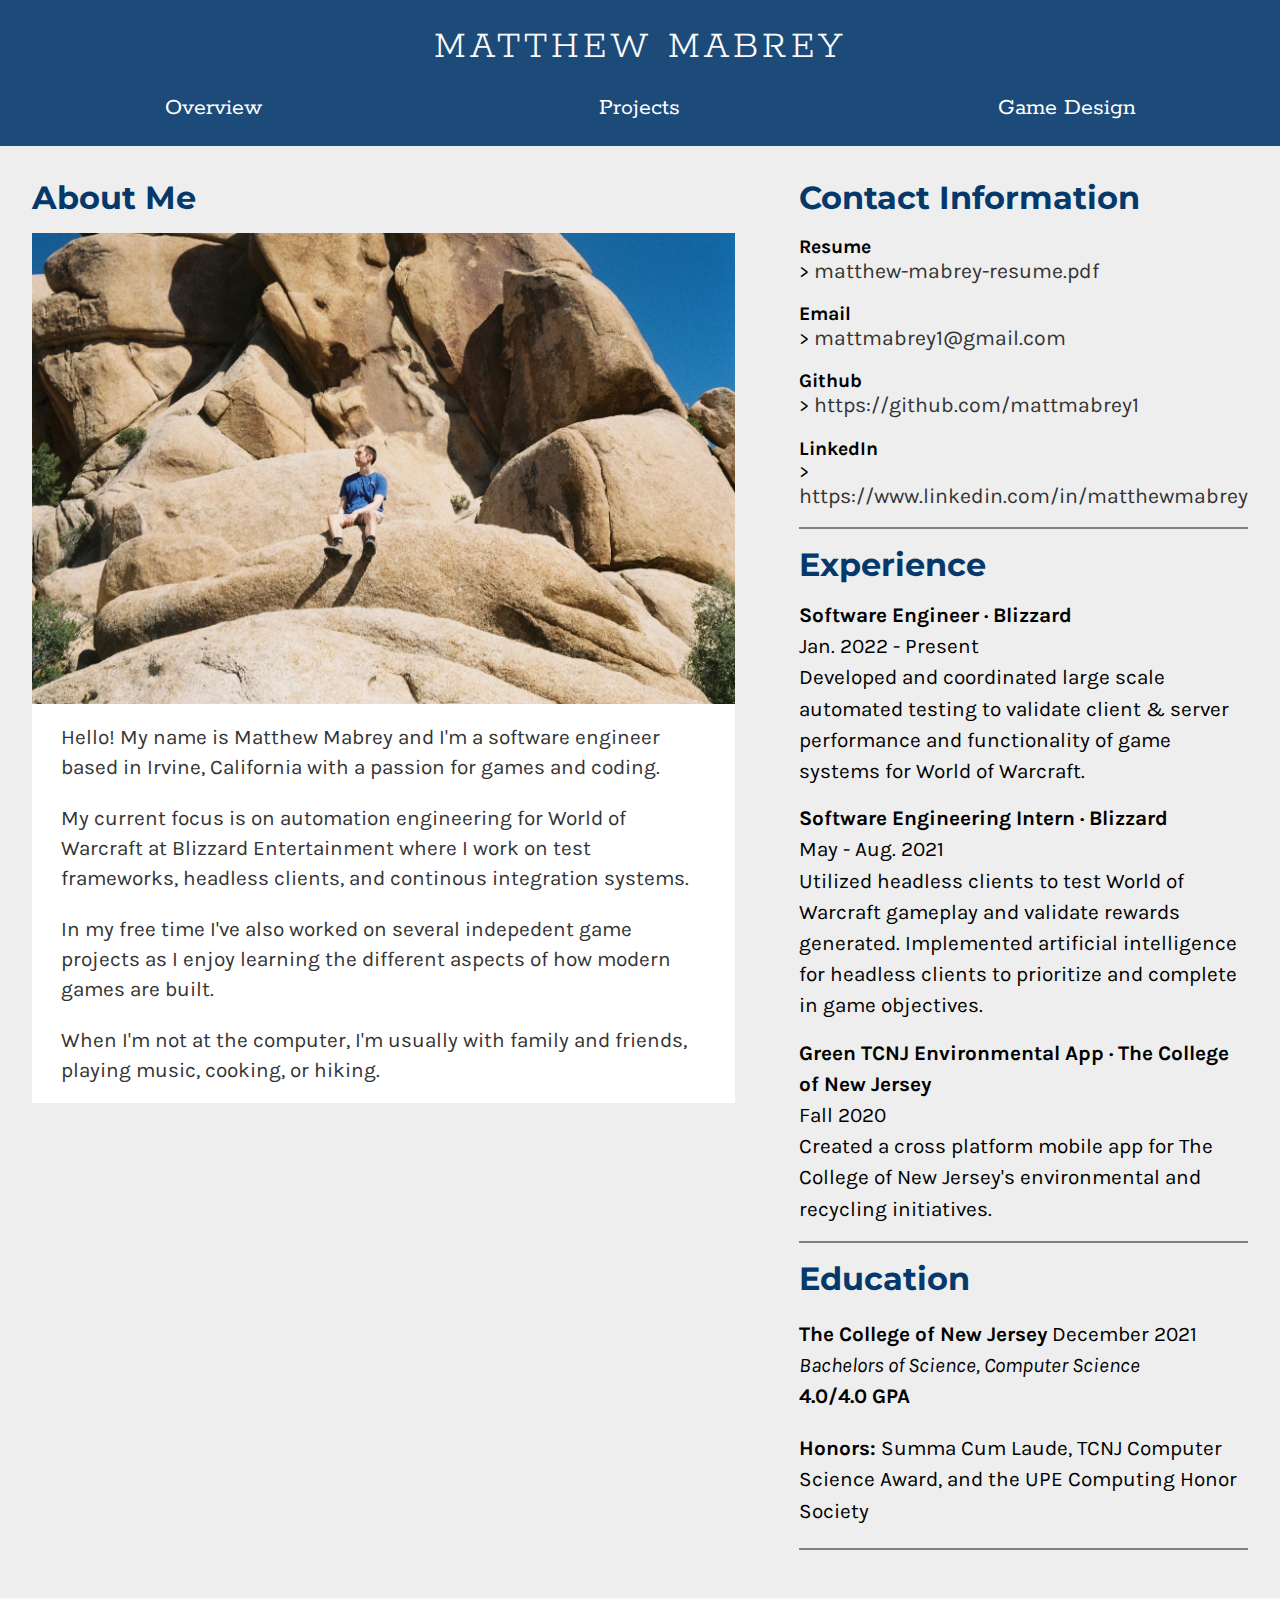
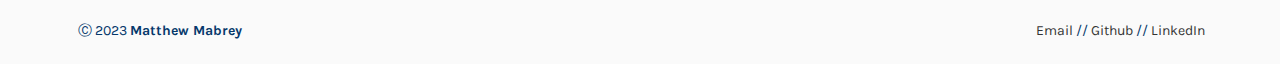
<file: index.html>
<!DOCTYPE html>
<html lang="en">

<head>
    <meta charset="utf-8">
    <meta name="viewport" content="width=device-width, initial-scale=1.0">
    <title>Matthew Mabrey</title>
    <link rel="stylesheet" type="text/css" href="mystyles.css">
    <link href="https://fonts.googleapis.com/css?family=Karla%7CMontserrat%7CRokkitt:300&display=swap" rel="stylesheet">
</head>

<body>
    <header>
        <h1>MATTHEW MABREY</h1>

        <ul id="navbar">
            <li><a id="overview" href="index.html">Overview</a></li>
            <li><a id="projects-nav" href="Projects.html">Projects</a></li>
            <li><a id="gameDesign" href="GameDesign.html">Game Design</a></li>
        </ul>
    </header>

    <main class="wrapper">
        <section id="leftside">
            <h2>About Me</h2>
            <div padding="0">
                <img src="Assets/Pictures/matt.JPG" alt="profile-pic" width="600">
                <div>
                    <p>Hello! My name is Matthew Mabrey and I'm a software engineer based in Irvine, California with a passion for games and coding.
                    </p>
                    <p>My current focus is on automation engineering for World of Warcraft at Blizzard Entertainment where I work on test frameworks, headless clients, and continous integration systems.
                    </p>
                    <p>
                        In my free time I've also worked on several indepedent game projects as I enjoy learning the different aspects of how modern games are built.
                    </p>
                    <p>When I'm not at the computer, I'm usually with family and friends, playing music, cooking, or hiking.</p>
                </div>
            </div>

        </section>
        <section id="rightside">
            <section id="contactinfo">
                <h2>Contact Information</h2>
                <ul>
                    <li><strong>Resume</strong> <br>> <a href="Assets/Documents/matthew-mabrey-resume.pdf" target="_blank">matthew-mabrey-resume.pdf</a>
                    </li>
                    <li><strong>Email</strong> <br>> <a href="mailto:mattmabrey1@gmail.com">mattmabrey1@gmail.com</a>
                    </li>
                    <li><strong>Github<br> </strong>> <a href="https://github.com/mattmabrey1" target="_blank">https://github.com/mattmabrey1</a>
                    </li>
                    <li><strong>LinkedIn</strong> <br>> <a href="https://www.linkedin.com/in/matthewmabrey" t/arget="_blank">https://www.linkedin.com/in/matthewmabrey</a></li>
                </ul>
            </section>

            <section id="experience">
                <h2>Experience </h2>
                <div id="experience-divs">
                    <div class="experience-div">
                        <p class="experience-title"><strong>Software Engineer · Blizzard</strong></p>
                        <p class="experience-date"> Jan. 2022 - Present</p>
                        <p class="experience-description">Developed and coordinated large scale automated testing to validate client & server performance and functionality of game systems for World of Warcraft.
                        </p>
                    </div>

                    <div class="experience-div">
                        <p class="experience-title"><strong>Software Engineering Intern · Blizzard</strong></p>
                        <p class="experience-date">May - Aug. 2021</p>
                        <p class="experience-description">Utilized headless clients to test World of Warcraft gameplay and validate rewards generated. Implemented artificial intelligence for headless clients to prioritize and complete in game objectives.
                        </p>
                    </div>

                    <div class="experience-div">
                        <p class="experience-title"><strong>Green TCNJ Environmental App · The College of New Jersey</strong></p>
                        <p class="experience-date">Fall 2020</p>
                        <p class="experience-description">Created a cross platform mobile app for The College of New Jersey's environmental and recycling initiatives.
                        </p>
                    </div>
                </div>
            </section>

            <section id="aboutme">
                <h2>Education</h2>
                <p> <strong>The College of New Jersey</strong> December 2021<br> <em>Bachelors of Science, Computer Science</em> <br><strong> 4.0/4.0 GPA</strong></p>
                <p><strong>Honors:</strong> Summa Cum Laude, TCNJ Computer Science Award, and the UPE Computing Honor Society</p>
            </section>
        </section>
    </main>

    <footer>
        <p>&#9400; 2023 <strong>Matthew Mabrey</strong></p>
        <p><a href="mailto:mattmabrey1@gmail.com">Email</a> //
            <a href="https://github.com/mattmabrey1" target="_blank">Github</a> // <a href="https://www.linkedin.com/in/matthewmabrey" target="_blank">LinkedIn</a> </p>
    </footer>


    <script src="https://code.jquery.com/jquery-3.4.1.min.js" integrity="sha256-CSXorXvZcTkaix6Yvo6HppcZGetbYMGWSFlBw8HfCJo=" crossorigin="anonymous"></script>
    <script>
        $(document).ready(function() {
            $("#overview").addClass("active");
        });

    </script>
</body>

</html>
</file>
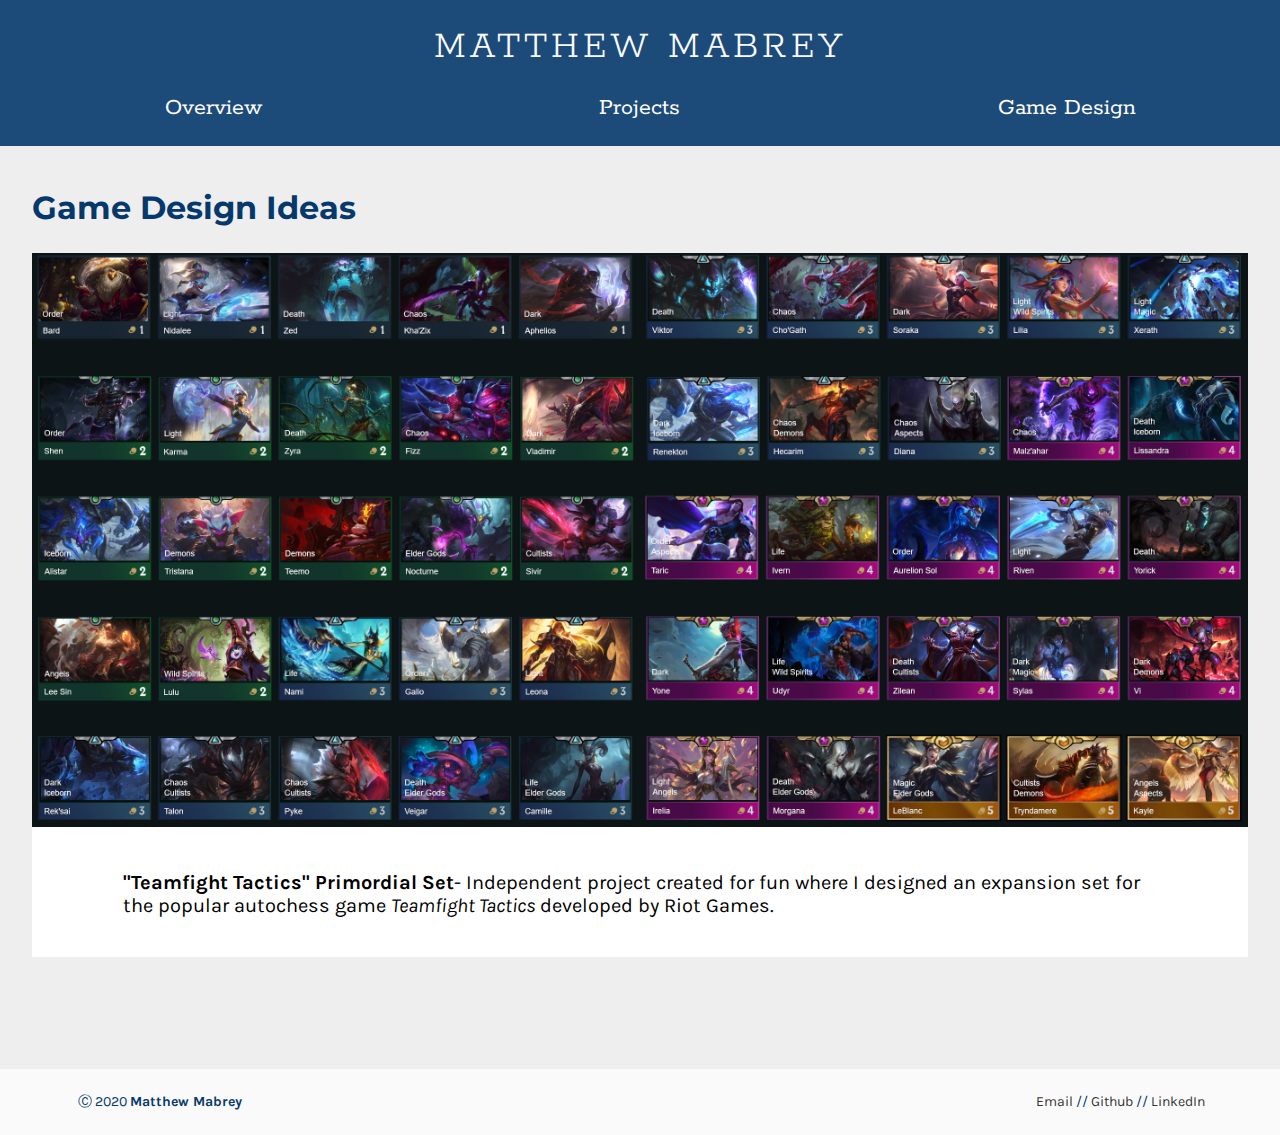
<file: GameDesign.html>
<!DOCTYPE html>
<html lang="en">

<head>
    <meta charset="utf-8">
    <meta name="viewport" content="width=device-width, initial-scale=1.0">
    <title>Matthew Mabrey</title>
    <link rel="stylesheet" type="text/css" href="mystyles.css">
    <link href="https://fonts.googleapis.com/css?family=Karla%7CMontserrat%7CRokkitt:300&display=swap" rel="stylesheet">
</head>

<body>
    <header>
        <h1>MATTHEW MABREY</h1>

        <ul id="navbar">
            <li><a id="overview" href="index.html">Overview</a></li>
            <li><a id="projects-nav" href="Projects.html">Projects</a></li>
            <li><a id="gameDesign" href="GameDesign.html">Game Design</a></li>
        </ul>
    </header>

    <main class="game-design-wrapper">
        <section>
            <h2>Game Design Ideas</h2>
            <div>
                <a href="Assets/Documents/TFT-Primordial-Forces.pdf" target="_blank" class="imglink" id="imglink1"><img src="Assets/Pictures/tft-set-sample.png" alt="project1" id="project1" width="700"></a>
                <p>
                    <strong>"Teamfight Tactics" Primordial Set</strong>- Independent project created for fun where I designed an expansion set for the popular autochess game <em>Teamfight Tactics</em> developed by Riot Games.
                </p>
            </div>
        </section>
    </main>

    <footer>
        <p>&#9400; 2020 <strong>Matthew Mabrey</strong></p>
        <p>
            <a href="mailto:mattmabrey1@gmail.com">Email</a>
            // <a href="https://github.com/mattmabrey1" target="_blank">Github</a>
            // <a href="https://www.linkedin.com/in/matthewmabrey" target="_blank">LinkedIn</a>
        </p>
    </footer>

    <script src="https://code.jquery.com/jquery-3.4.1.min.js" integrity="sha256-CSXorXvZcTkaix6Yvo6HppcZGetbYMGWSFlBw8HfCJo=" crossorigin="anonymous"></script>
    <script>
        $(document).ready(function() {

            $("#gameDesign").addClass("active");


            var projectsArray = ["#project1"];
            var imglinksArray = ["#imglink1"];


            $(projectsArray[0]).on('load', function() {
                $(imglinksArray[0]).height($(projectsArray[0]).height());
            });

            $(imglinksArray[0]).height($(projectsArray[0]).height());

            $(window).resize(function() {

                i = 0;

                for (i = 0; i < projectsArray.length; ++i) {

                    $(imglinksArray[i]).height($(projectsArray[i]).height());

                }

            });


        });
    </script>
</body></html>
</file>
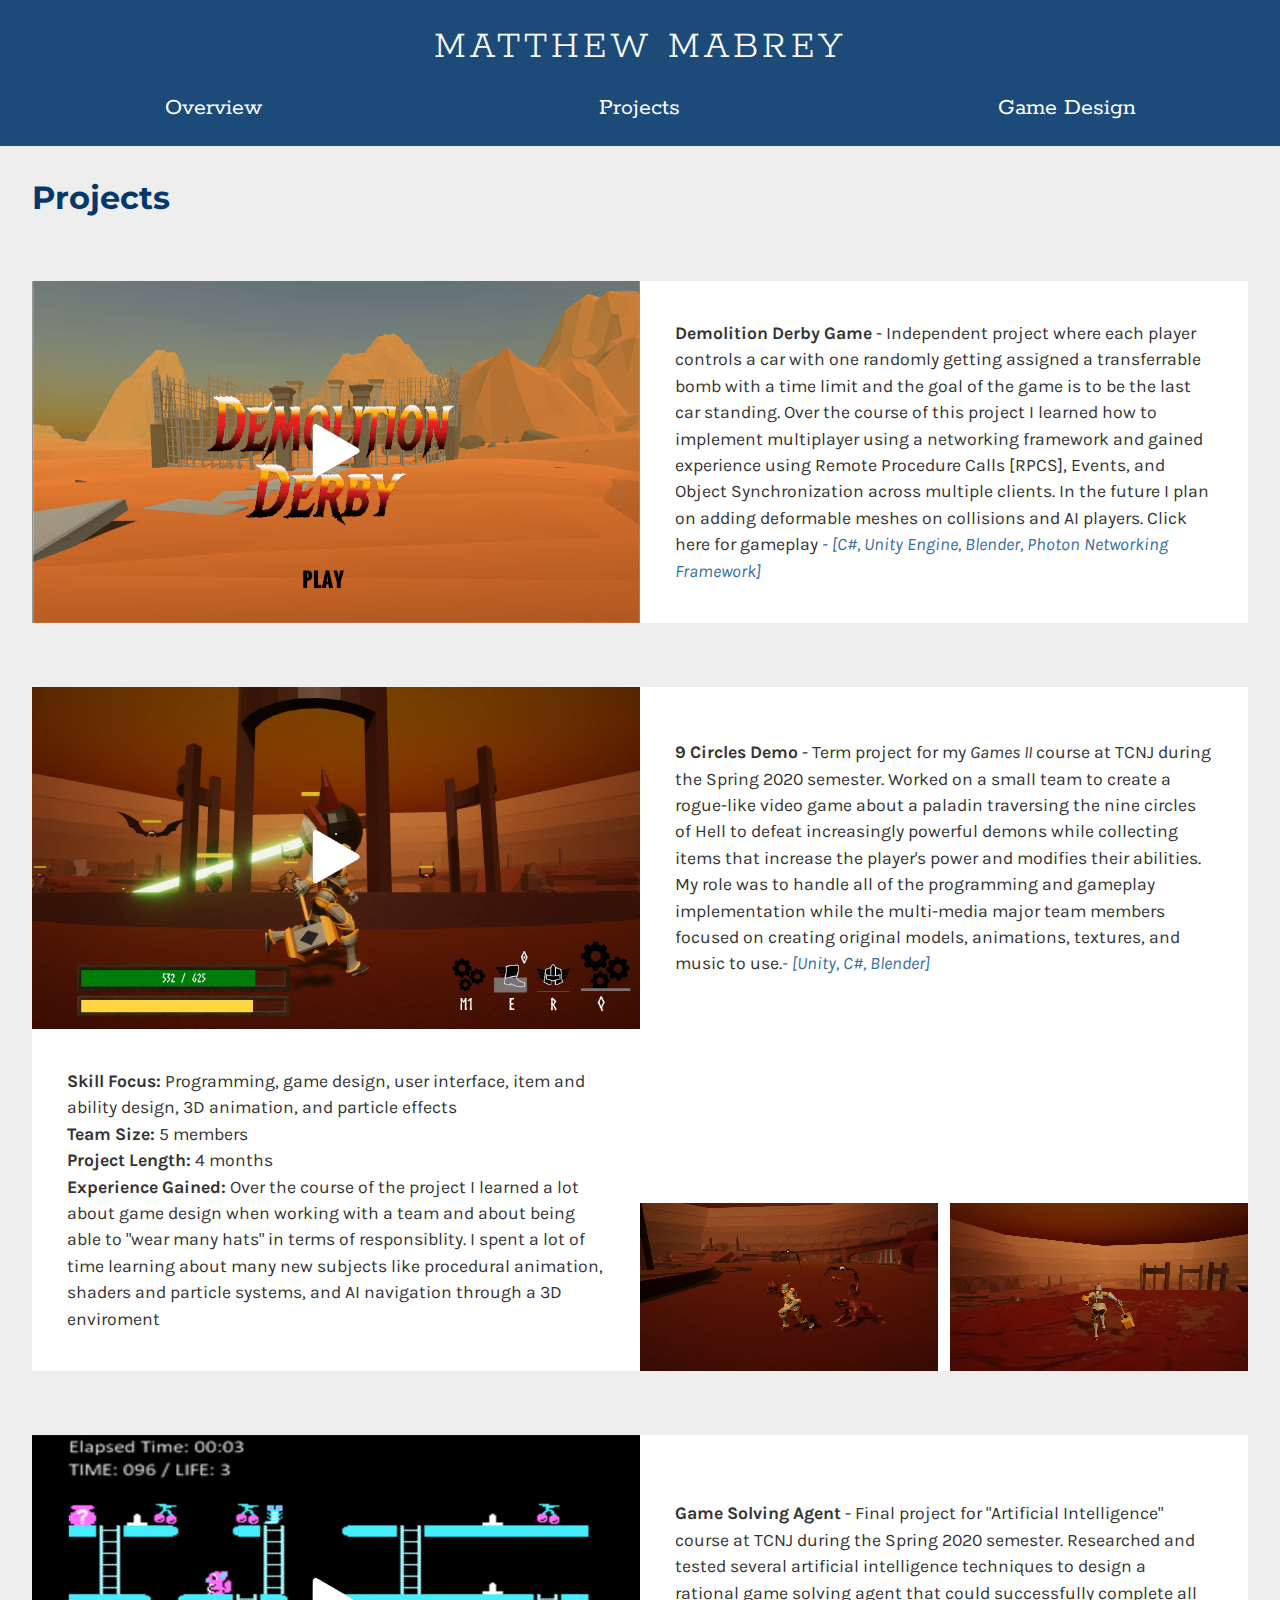
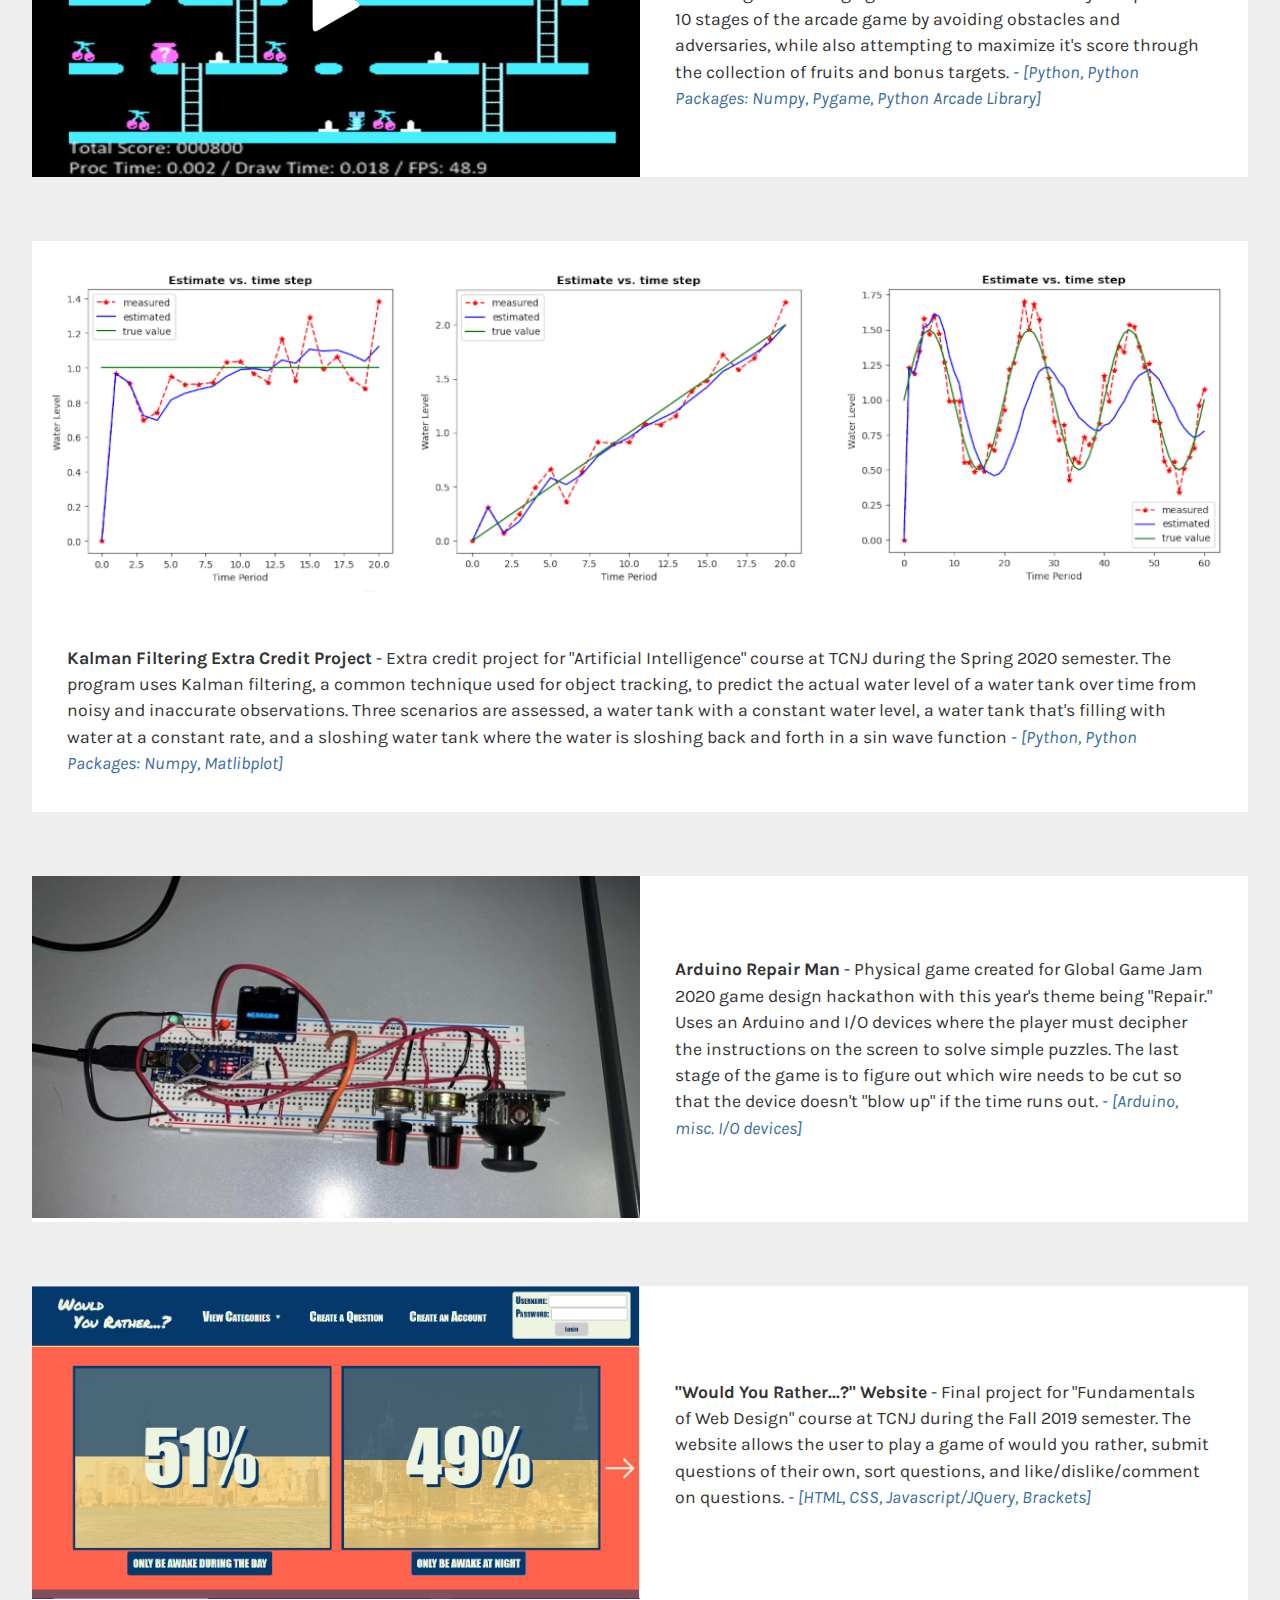
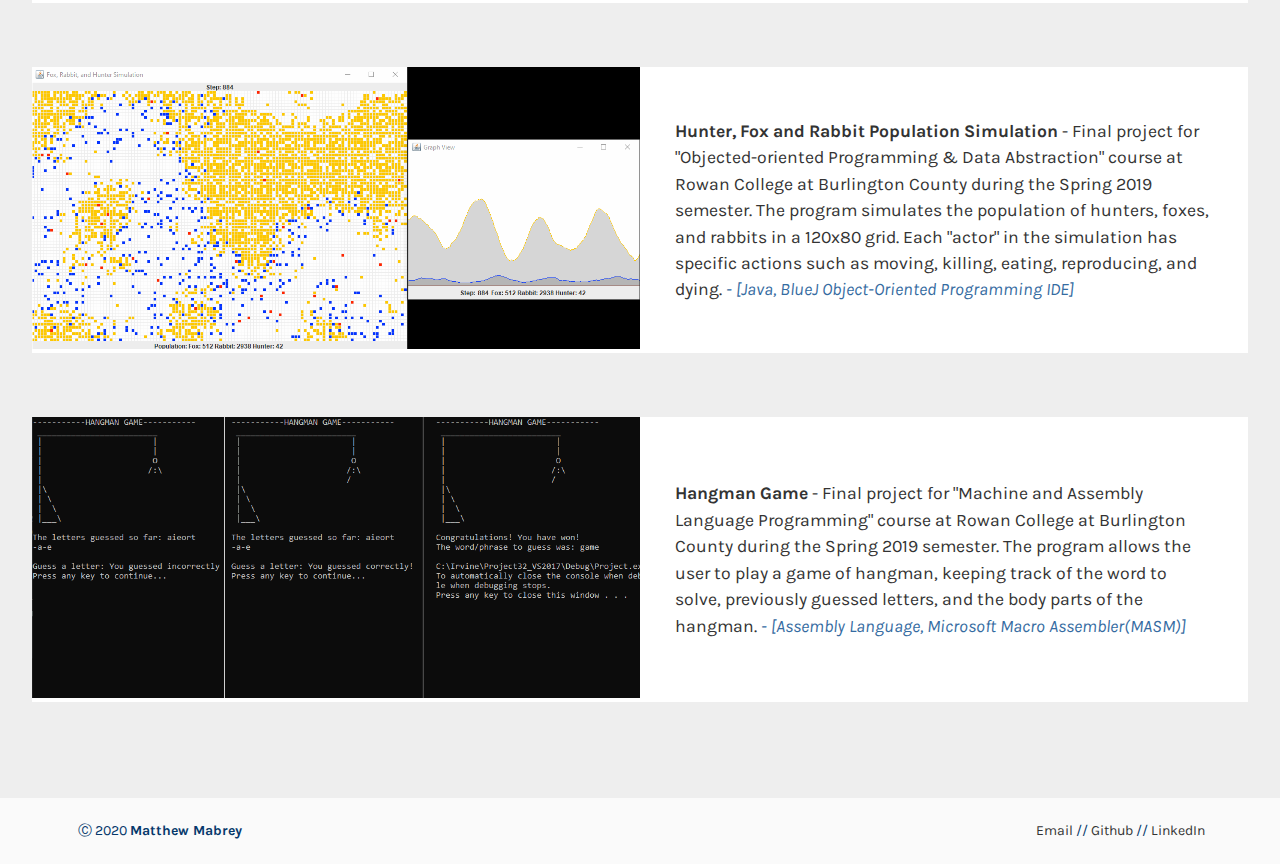
<file: Projects.html>
<!DOCTYPE html>
<html lang="en">

<head>
    <meta charset="utf-8">
    <meta name="viewport" content="width=device-width, initial-scale=1.0">
    <title>Matthew Mabrey</title>
    <link rel="stylesheet" type="text/css" href="mystyles.css">
    <link href="https://fonts.googleapis.com/css?family=Karla%7CMontserrat%7CRokkitt:300&display=swap" rel="stylesheet">
</head>

<body>
    <header>
        <h1>MATTHEW MABREY</h1>

        <ul id="navbar">
            <li><a id="overview" href="index.html">Overview</a></li>
            <li><a id="projects-nav" href="Projects.html">Projects</a></li>
            <li><a id="gameDesign" href="GameDesign.html">Game Design</a></li>
        </ul>
    </header>

    <main class="projects-wrapper">
        <section id="projects-leftside">
            <h2>Projects</h2>

            <div>
                <div class="video-container">
                    <img src="Assets/Pictures/demolition-sample.png" alt="project1vid" id="video3-sample" width="700">
                    <img src="Assets/Pictures/play-button.png" alt="play-button" id="video3-button" class="play-button" width="700">
                    <iframe id="video3" width="560" height="315" frameborder="0" allow="accelerometer; autoplay; encrypted-media; gyroscope; picture-in-picture" allowfullscreen></iframe>
                </div>
                <p><a href="https://github.com/mattmabrey1/Demolition-Derby-Game" target="_blank"> <strong>Demolition Derby Game </strong></a>- Independent project where each player controls a car with one randomly getting assigned a transferrable bomb with a time limit and the goal of the game is to be the last car standing. Over the course of this project I learned how to implement multiplayer using a networking framework and gained experience using Remote Procedure Calls [RPCS], Events, and Object Synchronization across multiple clients. In the future I plan on adding deformable meshes on collisions and AI players. <a href="https://youtu.be/RGAA8x2q9C0" target="_blank" class="highlightedlink">Click here for gameplay</a> <em class="tools-used">- [C#, Unity Engine, Blender, Photon Networking Framework]</em></p>
            </div>
            <div class="quad-project">

                <div class="video-container">
                    <img src="Assets/Pictures/gameplay-sample.png" alt="project1vid" id="video1-sample" width="700">
                    <img src="Assets/Pictures/play-button.png" alt="play-button" id="video1-button" class="play-button" width="700">
                    <iframe id="video1" width="560" height="315" frameborder="0" allow="accelerometer; autoplay; encrypted-media; gyroscope; picture-in-picture" allowfullscreen></iframe>
                </div>


                <p><strong>9 Circles Demo</strong> - Term project for my <em>Games II</em> course at TCNJ during the Spring 2020 semester. Worked on a small team to create a rogue-like video game about a paladin traversing the nine circles of Hell to defeat increasingly powerful demons while collecting items that increase the player's power and modifies their abilities. My role was to handle all of the programming and gameplay implementation while the multi-media major team members focused on creating original models, animations, textures, and music to use.<em class="tools-used">- [Unity, C#, Blender]</em></p>

                <p>
                    <strong>Skill Focus:</strong> Programming, game design, user interface, item and ability design, 3D animation, and particle effects<br>
                    <strong>Team Size:</strong> 5 members <br>
                    <strong>Project Length:</strong> 4 months<br>
                    <strong>Experience Gained:</strong> Over the course of the project I learned a lot about game design when working with a team and about being able to "wear many hats" in terms of responsiblity. I spent a lot of time learning about many new subjects like procedural animation, shaders and particle systems, and AI navigation through a 3D enviroment

                </p>


                <div class="quad-videos">
                    <video id="top-left" autoplay loop muted playsinline src="Assets/Videos/ultimate-showcase.mp4"></video>
                    <video id="top-right" autoplay loop muted playsinline src="Assets/Videos/mainattack-showcase.mp4"></video>
                    <video id="bottom-left" autoplay loop muted playsinline src="Assets/Videos/dash-showcase.mp4"></video>
                    <video id="bottom-right" autoplay loop muted playsinline src="Assets/Videos/hammer-showcase.mp4"></video>
                </div>

            </div>
            <div>
                <div class="video-container">
                    <img src="Assets/Pictures/game-agent-sample.PNG" alt="project1vid" id="video2-sample" width="700">
                    <img src="Assets/Pictures/play-button.png" alt="play-button" id="video2-button" class="play-button" width="700">
                    <iframe id="video2" width="560" height="315" frameborder="0" allow="accelerometer; autoplay; encrypted-media; gyroscope; picture-in-picture" allowfullscreen></iframe>
                </div>
                <p><a href="https://github.com/mattmabrey1/AI-Game-Solving-Agent" target="_blank"><strong>Game Solving Agent</strong></a> - Final project for "Artificial Intelligence" course at TCNJ during the Spring 2020 semester. Researched and tested several artificial intelligence techniques to design a rational game solving agent that could successfully complete all 10 stages of the arcade game by avoiding obstacles and adversaries, while also attempting to maximize it's score through the collection of fruits and bonus targets. <em class="tools-used">- [Python, Python Packages: Numpy, Pygame, Python Arcade Library]</em></p>

            </div>
            <div class="wide-project">
                <a href="https://github.com/mattmabrey1/Kalman-Filter" target="_blank" class="imglink" id="imglink3"><img src="Assets/Pictures/kalman-filter-sample.png" alt="project3" id="project3" width="3000"></a>

                <p><a href="https://github.com/mattmabrey1/Kalman-Filter" target="_blank"><strong>Kalman Filtering Extra Credit Project </strong></a>- Extra credit project for "Artificial Intelligence" course at TCNJ during the Spring 2020 semester. The program uses Kalman filtering, a common technique used for object tracking, to predict the actual water level of a water tank over time from noisy and inaccurate observations. Three scenarios are assessed, a water tank with a constant water level, a water tank that's filling with water at a constant rate, and a sloshing water tank where the water is sloshing back and forth in a sin wave function <em class="tools-used">- [Python, Python Packages: Numpy, Matlibplot]</em></p>
            </div>
            <div>
                <a href="https://github.com/parrnicholasj/ArduinoRepairMan" target="_blank" class="imglink" id="imglink4"><img src="Assets/Pictures/arduino-repair-sample.jpg" alt="project4" id="project4" width="700"></a>

                <p><a href="https://github.com/parrnicholasj/ArduinoRepairMan" target="_blank"><strong>Arduino Repair Man</strong></a> - Physical game created for Global Game Jam 2020 game design hackathon with this year's theme being "Repair." Uses an Arduino and I/O devices where the player must decipher the instructions on the screen to solve simple puzzles. The last stage of the game is to figure out which wire needs to be cut so that the device doesn't "blow up" if the time runs out. <em class="tools-used">- [Arduino, misc. I/O devices]</em></p>
            </div>
            <div>
                <a href="https://github.com/mattmabrey1/-Would-You-Rather...-Website" target="_blank" class="imglink" id="imglink6"><img src="Assets/Pictures/website-sample.png" alt="project6" id="project6" width="700"></a>
                <p><a href="https://github.com/mattmabrey1/-Would-You-Rather...-Website" target="_blank"><strong>"Would You Rather...?" Website </strong></a>- Final project for "Fundamentals of Web Design" course at TCNJ during the Fall 2019 semester. The website allows the user to play a game of would you rather, submit questions of their own, sort questions, and like/dislike/comment on questions. <em class="tools-used">- [HTML, CSS, Javascript/JQuery, Brackets]</em></p>
            </div>
            <div>
                <a href="https://github.com/mattmabrey1/Hunter-Fox-and-Rabbit-Population-Simulation" target="_blank" class="imglink" id="imglink7"><img src="Assets/Pictures/simulation-sample.png" alt="project7" id="project7" width="700"></a>
                <p><a href="https://github.com/mattmabrey1/Hunter-Fox-and-Rabbit-Population-Simulation" target="_blank"><strong>Hunter, Fox and Rabbit Population Simulation </strong></a>- Final project for "Objected-oriented Programming &amp; Data Abstraction" course at Rowan College at Burlington County during the Spring 2019 semester. The program simulates the population of hunters, foxes, and rabbits in a 120x80 grid. Each "actor" in the simulation has specific actions such as moving, killing, eating, reproducing, and dying. <em class="tools-used">- [Java, BlueJ Object-Oriented Programming IDE]</em></p>
            </div>
            <div>
                <a href="https://github.com/mattmabrey1/Hangman-Game" target="_blank" class="imglink" id="imglink8"><img src="Assets/Pictures/hangman-sample.png" alt="project8" id="project8" width="700"></a>
                <p><a href="https://github.com/mattmabrey1/Hangman-Game" target="_blank"><strong>Hangman Game </strong></a>- Final project for "Machine and Assembly Language Programming" course at Rowan College at Burlington County during the Spring 2019 semester. The program allows the user to play a game of hangman, keeping track of the word to solve, previously guessed letters, and the body parts of the hangman. <em class="tools-used">- [Assembly Language, Microsoft Macro Assembler(MASM)]</em></p>
            </div>

        </section>
    </main>

    <footer>
        <p>&#9400; 2020 <strong>Matthew Mabrey</strong></p>
        <p><a href="mailto:mattmabrey1@gmail.com">Email</a> //
            <a href="https://github.com/mattmabrey1" target="_blank">Github</a> // <a href="https://www.linkedin.com/in/matthewmabrey" target="_blank">LinkedIn</a> </p>
    </footer>

    <script src="https://code.jquery.com/jquery-3.4.1.min.js" integrity="sha256-CSXorXvZcTkaix6Yvo6HppcZGetbYMGWSFlBw8HfCJo=" crossorigin="anonymous"></script>
    <script>
        $(document).ready(function() {

            // Video Playing and IFrame Loading on play button click
            var video1 = $("#video1");
            var video2 = $("#video2");
            var video3 = $("#video3");

            var video1URL = "https://www.youtube.com/embed/3KoSr7Jm_Zc?autoplay=1";
            var video2URL = "https://www.youtube.com/embed/r8z812sCfQc?autoplay=1";
            var video3URL = "https://www.youtube.com/embed/vfPlD6gvkog?autoplay=1";

            video1.css("opacity", "0");
            video1.css("visibility", "hidden");

            video2.css("opacity", "0");
            video2.css("visibility", "hidden");

            video3.css("opacity", "0");
            video3.css("visibility", "hidden");

            $("#video1-button").click(function() {
                video1.addClass("visible");
                video1.css("opacity", "100");
                video1.css("visibility", "visible");
                video1.attr('src', video1URL);

                $(this).addClass("hidden");
                $("#video1-sample").addClass("hidden");
            });

            $("#video2-button").click(function() {
                video2.addClass("visible");
                video2.css("opacity", "100");
                video2.css("visibility", "visible");
                video2.attr('src', video2URL);

                $(this).addClass("hidden");
                $("#video2-sample").addClass("hidden");
            });

            $("#video3-button").click(function() {
                video3.addClass("visible");
                video3.css("opacity", "100");
                video3.css("visibility", "visible");
                video3.attr('src', video3URL);

                $(this).addClass("hidden");
                $("#video3-sample").addClass("hidden");
            });


            // Project Image Links Resizing

            $("#projects-experience-nav").addClass("active");
            $("#projects-nav").addClass("active");

            var projectsArray = ["#project3", "#project4", "#project6", "#project7", "#project8"];
            var imglinksArray = ["#imglink3", "#imglink4", "#imglink6", "#imglink7", "#imglink8"];


            $(projectsArray[0]).on('load', function() {
                $(imglinksArray[0]).height($(projectsArray[0]).height());
            });
            $(projectsArray[1]).on('load', function() {
                $(imglinksArray[1]).height($(projectsArray[1]).height());
            });
            $(projectsArray[2]).on('load', function() {
                $(imglinksArray[2]).height($(projectsArray[2]).height());
            });
            $(projectsArray[3]).on('load', function() {
                $(imglinksArray[3]).height($(projectsArray[3]).height());
            });
            $(projectsArray[4]).on('load', function() {
                $(imglinksArray[4]).height($(projectsArray[4]).height());
            });

            $(imglinksArray[0]).height($(projectsArray[0]).height());

            $(imglinksArray[1]).height($(projectsArray[1]).height());

            $(imglinksArray[2]).height($(projectsArray[2]).height());

            $(imglinksArray[3]).height($(projectsArray[3]).height());

            $(imglinksArray[4]).height($(projectsArray[4]).height());

            $(window).resize(function() {

                i = 0;

                for (i = 0; i < projectsArray.length; ++i) {

                    $(imglinksArray[i]).height($(projectsArray[i]).height());

                }

            });

        });
    </script>
</body></html>
</file>
<file: mystyles.css>
/* ----- EXTRACTED COLORS----- */
/*https://www.colorcombos.com/combotester.html*/


.colors {
    color: #05386b;
    color: #0000FF;
    /* blue */
    color: #333333;
    color: #eeeeee;
    color: #fafafa;
    color: #ffffff;
    color: #DBDEE2;
    /* gradient */
}


body {
    background-color: #eeeeee;
    margin: 0;
    min-height: 100vh;
    padding: 0;
    font-family: 'Karla', sans-serif;
    font-size: 100%;
    display: grid;
    grid-template-rows: auto 1fr auto;
}


/* ----- TYPOGRAPHY----- */

h2 {
    font-size: 2em;
    color: #05386B;
    padding-top: .3em;
    margin-top: 0;
    font-family: "Montserrat", sans-serif;
}

h3 {
    text-align: center;
    margin-bottom: 0;
    font-variant: normal;
}


/* ----- COMMON / UTILITY ELEMENTS----- */

a {
    text-decoration: none;
    color: #333333;
    -webkit-transition: color 0.30s;
    transition: color 0.30s;
}

a:hover {
    color: #005ebc;
}

/* ----- HEADER and NAV -----*/
header {
    text-decoration: none;
    background-color: #1d4b79;
    font-family: 'Rokkitt', sans-serif;
    color: #fafafa;
    margin: 0;
    text-align: center;
    width: 100%;
    top: 0;
    padding: 1.5em 0em;
}

header h1 {
    margin: 0;
    font-size: 2.5em;
    font-weight: 300;
    letter-spacing: .1em;
}


#navbar {
    display: grid;
    grid-template-columns: 1fr 1fr 1fr;
    padding: 0;
    margin-top: 1.5em;
    margin-bottom: 0;
}

#navbar li {
    text-decoration: none;
    list-style: none;

}

#navbar li a {
    font-size: 1.5em;
    padding: 0.1em 0.5em;
    text-decoration: none;
    color: white;
}

.active,
#navbar li a:hover {
    background-color: #356ba1;
    -webkit-transition: background-color 0.30s;
    transition: background-color 0.30s;
}


/* ----- FOOTER -----*/

footer {
    background: #fafafa;
    padding-top: 10px;
    padding-bottom: 10px;
    width: 100%;
    color: #05386B;
    font-size: .7em;
    display: grid;
    bottom: 0;
    grid-template-columns: 1fr 1fr;
}

footer p {
    font-size: 1.25em;
    margin: 1em auto;
}

footer p:last-of-type {
    padding-left: 50%;
}

footer p:first-of-type {
    padding-right: 50%;
}




/* ----- STRUCTURAL LAYOUT -----*/

.wrapper {
    padding: 1em;
    display: grid;
    grid-template-columns: 6fr 4fr;
    width: 100%;
    max-width: 1550px;
    margin: 0 auto;
    height: auto;

}

.wrapper section,
.projects-wrapper section,
.profile-wrapper section,
.game-design-wrapper section {
    padding: 2em;
}

.wrapper p {
    line-height: 1.5em;
}

.projects-wrapper {
    display: block;
    max-width: 1450px;
    padding: 1em;
    margin: 0 auto;
    width: 100%;
    height: auto;
}

.hidden {
    opacity: 0%;
    visibility: hidden;
    -webkit-transition: opacity 1s, visibility 2s;
    transition: opacity 1s, visibility 2s;

}

.visible {
    opacity: 100%;
    visibility: visible;
    -webkit-transition: opacity 1s;
    transition: opacity 1s;

}

.tools-used {
    color: #356ba1;
}

/* ------ LeftSide of Index Main ------*/


.imglink {
    position: relative;
    display: inline-block;
}

.imglink:after {

    color: rgba(5, 56, 107, 0.8);
    padding: 1em;
    position: absolute;
    top: 0;
    right: 0;
    bottom: 0;
    left: 0;
}


.imglink:hover:after {
    content: "Visit Link ↗";
    font-size: 1.5em;
    font-weight: 900;
    text-shadow: 2px 2px 3px #000;
    background: rgba(0, 0, 0, 0.4);
    color: #fff;
    -webkit-transition: visible 1s;
    transition: visible 1s;
}

#leftside h2 {
    padding: 0;
    margin: 0;
}

#leftside a {
    text-decoration: underline;
    color: #05386b;
}

#leftside div {
    background: #ffffff;
    width: 90%;
    height: auto;
    margin: 1em auto;
    display: inline-grid;
}

#leftside div div {
    width: auto;
    margin: 0.5em;
    height: auto;
}

#leftside #index-project1 {
    margin-top: 1m;
    padding-top: 0;
}

#leftside img {
    height: auto;
    width: 100%;
    margin: 0;
    padding: 0;
}

#leftside div p {
    margin: 0.5em 1em;
    font-size: 1.3em;
    font-family: 'Karla', sans-serif;
    line-height: 30px;
    color: #333333;
}

#leftside div p a {
    text-decoration: none;
    color: #333333;
}

#leftside .highlightedlink {
    text-decoration: underline;
    color: #005ebc;
}

#leftside div .video-container {
    position: relative;
    overflow: hidden;
    width: 100%;
    padding-top: 56.25%;
    margin: 0;

}

#leftside div .video-container img {
    width: 100%;
    height: 100%;
    height: auto;
    margin: 0;
    padding: 0;
    position: absolute;
}

#leftside div .video-container .play-button {
    padding: 0;
    height: inherit;
    cursor: pointer;
    width: 50%;
    padding: 13.75% 25%;
}

#leftside div .video-container .play-button:hover {
    fill: blue;
}


#leftside div .video-container iframe {
    position: absolute;
    top: 0;
    left: 0;
    bottom: 0;
    right: 0;
    width: 100%;
    height: 100%;
}

/* ------ Leftside of Projects Main ------*/

#projects-leftside div {
    display: grid;
    grid-template-columns: 1fr 1fr;
    padding: 0;
    margin: 4em auto;
    width: 100%;
    background: #ffffff;
    height: auto;
}

#projects-leftside .wide-project {
    display: block;
}

#projects-leftside .wide-project a {
    width: 100%;
}

#projects-leftside .wide-project p {
    padding: 2em;
    margin: 0;
}

#projects-leftside .quad-project {
    grid-template-rows: 1fr 1fr;
    height: auto;
    padding: 0;
    margin: 0;
}


#projects-leftside .quad-project .quad-videos {
    display: grid;
    grid-template-rows: 1fr 1fr;
    margin: 0;
    padding: 0;
    grid-template-columns: 1fr 1fr;
    width: 100%;
}

#projects-leftside .quad-project .quad-videos video {
    width: 98%;
    padding: 0;
    margin: auto;

}

#projects-leftside .quad-project .quad-videos #top-left {
    margin: 0 auto auto 0;
}

#projects-leftside .quad-project .quad-videos #top-right {
    margin: 0 0 auto auto;
}

#projects-leftside .quad-project .quad-videos #bottom-left {
    margin: auto auto 0 0;
}

#projects-leftside .quad-project .quad-videos #bottom-right {
    margin: auto 0 0 auto;
}


#projects-leftside div .video-container {
    position: relative;
    overflow: hidden;
    width: 100%;
    padding-top: 56.25%;
    margin: 0;

}


#projects-leftside div .video-container img {
    width: 100%;
    margin: 0;
    padding: 0;
    height: 100%;
    position: absolute;
}

#projects-leftside div .video-container .play-button {
    padding: 0;
    height: inherit;
    width: 50%;
    padding: 13.75% 25%;
    cursor: pointer;
}

#projects-leftside div .video-container iframe {
    position: absolute;
    top: 0;
    left: 0;
    bottom: 0;
    right: 0;
    width: 100%;
    height: 100%;

}

#projects-leftside img {
    margin: 0;
    padding: 0;
    height: auto;
    width: 100%;
}

#projects-leftside a {
    margin: 0;
    padding: 0;
}

#projects-leftside div p {
    font-size: 1.25em;
    line-height: 1.5em;
    height: auto;
    margin: auto 2em;
    font-family: 'Karla', sans-serif;
    color: #333333;
}


#projects-leftside h2 {
    padding-top: 0;
}

#projects-leftside a {
    text-decoration: underline;
    color: #05386b;
}


#projects-leftside div p a {
    text-decoration: none;
    color: #333333;
}

/* ------ About Me Page ---------*/

.profile-wrapper {
    padding: 1em;
    width: 100%;
    max-width: 1450px;
    margin: 0 auto;
    height: auto;
}

.profile-wrapper div {
    display: grid;
    grid-template-columns: 1fr 2fr;
    margin: auto;
    width: 90%;
}

.profile-wrapper h2 {
    padding-top: 0;
}

.profile-wrapper div img {
    border-radius: 30em;
    width: 60%;
    height: auto;
    margin: auto;
    padding: .5em;
    background: #356ba1;
    border: .5em #1d4b79 solid;
}

.profile-wrapper p {
    width: 80%;
    padding: 2em;
    background: #ffffff;
    margin: auto;
    font-size: 1.1em;
    line-height: 1.5em;
}


/* ------ Leftside Game Design of Main ------*/

.game-design-wrapper {
    display: block;
    max-width: 1450px;
    padding: 1em;
    margin: 0 auto;
    width: 100%;
    height: auto;

}

.game-design-wrapper section div {
    width: 100%;
    display: block;
    background: #ffffff;
    margin-bottom: 5em;
}

.game-design-wrapper section div img {
    width: 100%;
}

.game-design-wrapper section div a {
    width: 100%;
    margin: 0 auto;
    display: block;
}

.game-design-wrapper section div p {
    margin: auto;
    padding: 2em 0;
    width: 85%;
    font-size: 1.25em;
}


/* ------ RightSide of Main ------*/


#rightside p {
    font-size: 1.3em;
}

#rightside a {
    font-size: 1.1em;
}

#rightside h2 {
    margin: 0;
    padding: 0;
}

#rightside #experience #experience-divs {
    margin: 1em 0;
}

#rightside #experience .experience-div {
    margin-bottom: 1em;
}

#rightside #experience .experience-title {
    margin: 0;
    font-size: 1.3em;
}

#rightside #experience .experience-date {
    margin: 0;
    padding: 0;
    font-size: 1.3em;
}

#rightside #experience .experience-description {
    margin: 0;
    padding: 0;
    font-size: 1.3em;
}

#rightside #experience p {
    margin-top: 0.5em;
}

#rightside ul {
    padding: 0;
    font-size: 1.1em;
}

#rightside ul li {
    list-style: none;
    margin-bottom: 1em;
    font-size: 1.1em;
}

#aboutme,
#contactinfo,
#experience,
#skills {
    margin-bottom: 1em;
    border-bottom: 2px grey solid;
    padding: 0;
}

#skills {
    border-bottom: none;
}

#courselist {
    display: grid;
    grid-template-columns: 1fr 1fr;

}


#courselist li {
    font-family: "Montserrat", sans-serif;
    border-radius: .5em;
    text-align: center;
    padding: .5em;
    vertical-align: bottom;
    font-size: .9em;
    background: rgba(5, 56, 107, .09);
    min-width: 70%;
    max-width: 80%;
}


/* SKILL BAR PAGE ELEMENTS */

#skills p b {
    text-indent: 20%;
}

.skillBar {
    margin: 1em 0;
    width: 100%;
    height: 1em;
    background: #ffffff;
    border-radius: 0.35em;
    border-bottom: .1em grey solid;

}


#strong,
.proficient,
#beginner,
#intermediate {
    z-index: 2;
    min-height: 103%;
    max-height: 104%;
    background: #ccced0;
    background-image: linear-gradient(to right, #DBDEE2, #005ebc);
    border-radius: 0.35em;
    margin: 0;
    padding: 0;
}

#strong {
    width: 85%;
}

.proficient {
    width: 70%;
}

#beginner {
    width: 10%;
}

#intermediate {
    width: 50%;
}

/* ----- MEDIA QUERIES -----*/

@media screen and (max-width: 1500px) {

    .wrapper {
        width: 100%;
        padding: 0;
        margin: 0;
        grid-template-columns: 3fr 2fr;
    }

    .projects-wrapper,
    .game-design-wrapper,
    .profile-wrapper {
        padding: 0;
        margin: 0;
    }

    #projects-leftside div p {
        font-size: 1.1em;
        height: auto;
        margin: auto 2em;
    }

    #leftside div {
        width: 100%;
    }

}

@media screen and (max-width: 1205px) {

    html,
    body {
        font-size: 97%;
    }

    .wrapper {
        grid-template-columns: 5fr 4fr;
    }

    #navbar a {
        text-align: center;
    }

    #navbar #projects-nav {
        display: block;
    }

    #projects-leftside div p {

        line-height: 1.35em;
        margin: auto 2em;
    }
}


@media screen and (max-width: 1000px) {

    html,
    body {
        font-size: 90%;
    }

    .wrapper {
        grid-template-columns: 1.2fr 1fr;
    }

    #projects-leftside div p {
        line-height: 1.35em;
        margin: auto 2em;
    }


}

@media screen and (max-width: 850px) {

    .wrapper {
        display: block;
    }

    .projects-wrapper {
        padding: 0;
    }

    .projects-wrapper #projects-leftside div {
        display: block;
    }

    .projects-wrapper #projects-leftside .wide-project p {
        padding: 1em;
    }

    .projects-wrapper #projects-leftside .video-container {
        display: grid;
    }

    .projects-wrapper #projects-leftside .quad-project .quad-videos video {
        margin: 1em;
    }

    #projects-leftside .quad-project .quad-videos video {
        width: 90%;
        padding: 0;
        margin: auto;

    }

    #projects-leftside .quad-project .quad-videos #top-left {
        margin: 1em auto 0.5em;
    }

    #projects-leftside .quad-project .quad-videos #top-right {
        margin: 1em auto 0.5em;
    }

    #projects-leftside .quad-project .quad-videos #bottom-left {
        margin: 0.5em auto 0;
    }

    #projects-leftside .quad-project .quad-videos #bottom-right {
        margin: 0.5em auto 0;
    }

    .profile-wrapper div {
        display: block;
    }

    .profile-wrapper div img {
        margin: 2em auto;
        display: block;
    }

    #projects-leftside div p {
        margin: 0;
        padding: 1em;
        font-size: 1em;
    }

    footer {
        grid-template-columns: 1.5fr 1fr;
    }

    footer p:first-of-type {
        padding: 0;
        padding-right: 40%;
    }

    footer p:last-of-type {
        padding-left: 0;
    }

    header h1 {
        font-size: 1.8em;
    }

    #navbar {
        font-size: .8em;
        height: auto;
    }

    #navbar #projects-nav {
        display: block;
    }

    #navbar #projects-experience-nav {
        display: none;
    }


    #navbar li {
        margin: auto;
    }

    #navbar a {
        text-align: center;
        display: block;
    }

    #leftside div {
        width: 100%;
    }

    #leftside,
    #leftside div:last-child {
        padding-bottom: 0;
        margin-bottom: 0;
    }

    #contactinfo {
        padding-top: 1em;
        border-top: 2px grey solid;
    }
}


@media screen and (max-width: 450px) {


    html,
    body {
        font-size: 85%;
    }


}

@media screen and (max-width: 375px) {

    html,
    body {
        font-size: 80%;
    }

    footer {
        grid-template-columns: 1fr 1fr;
    }


    footer p {
        font-size: 1.15em;
    }

    footer p:first-of-type {
        padding-right: 15%;
    }

    footer p:last-of-type {
        padding-right: 10%;
    }

}

@media screen and (max-width: 325px) {

    html,
    body {
        font-size: 77.5%;
    }


}
</file>
